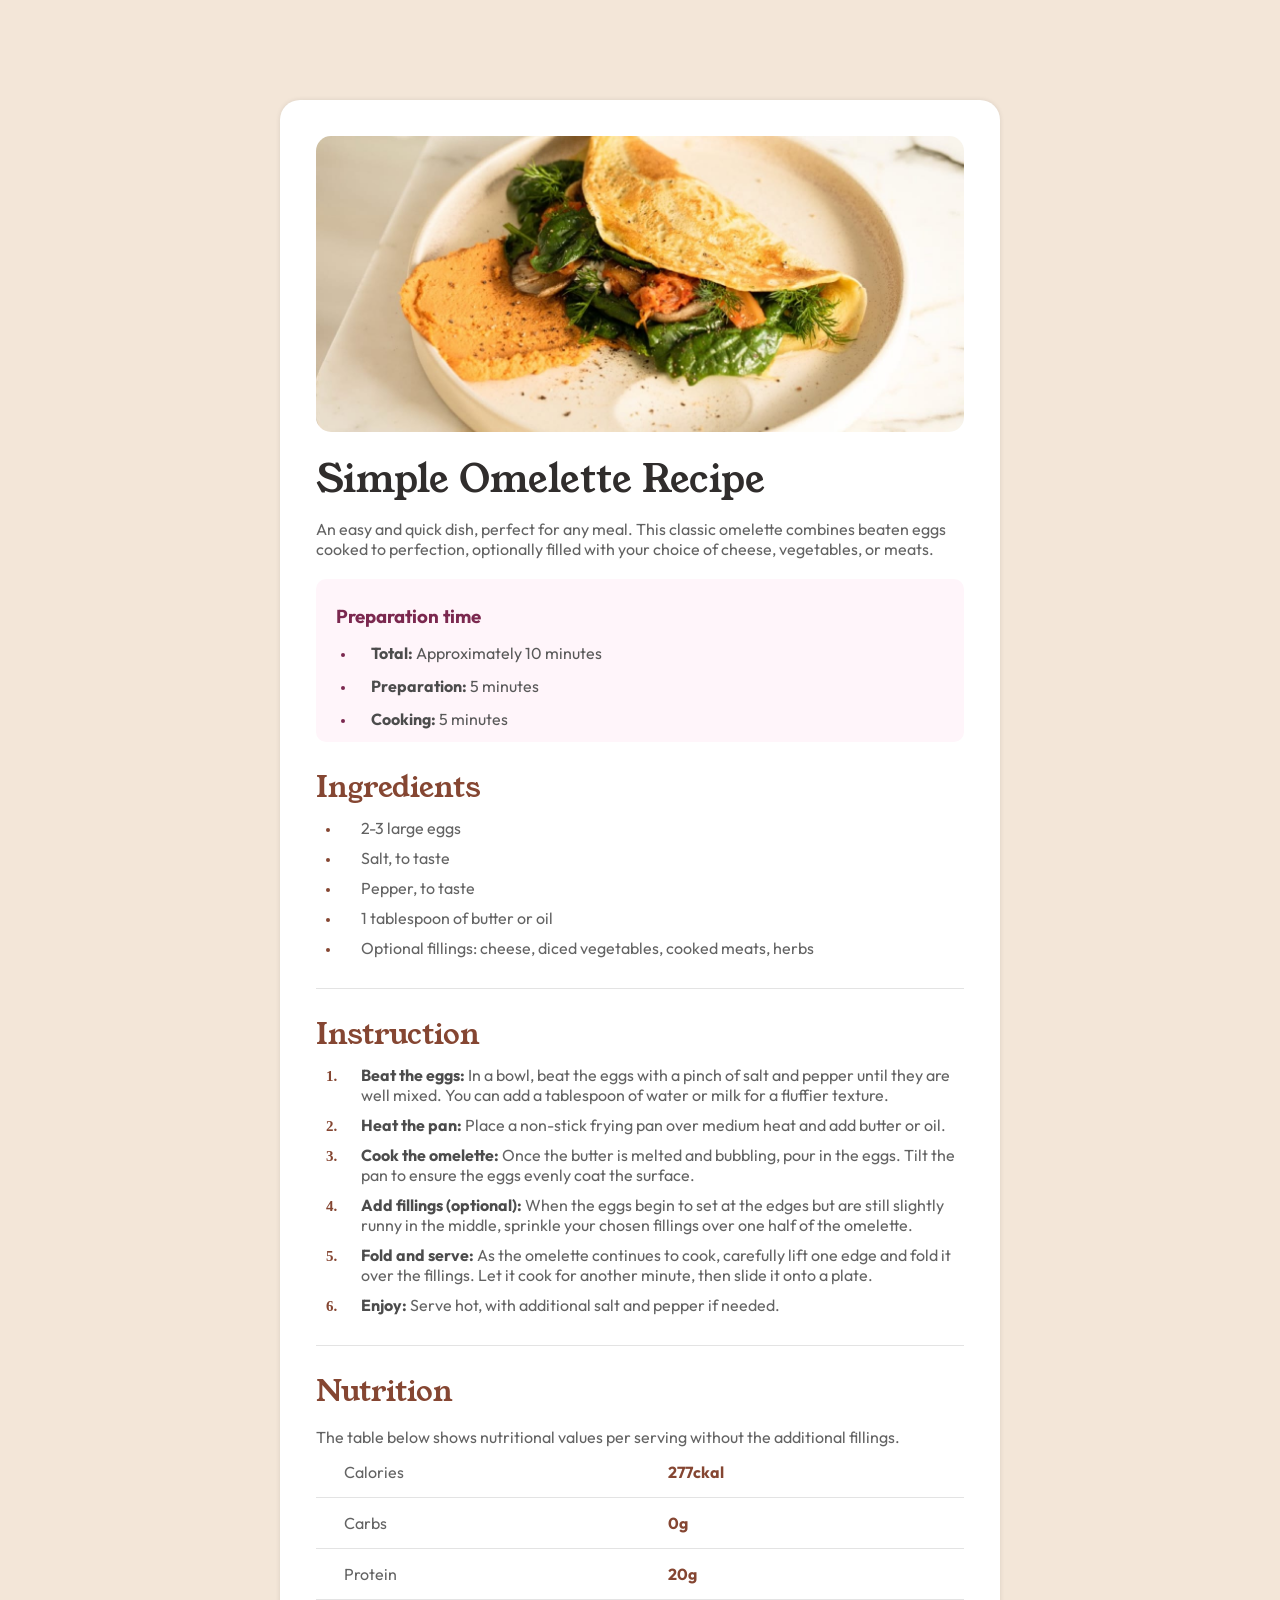
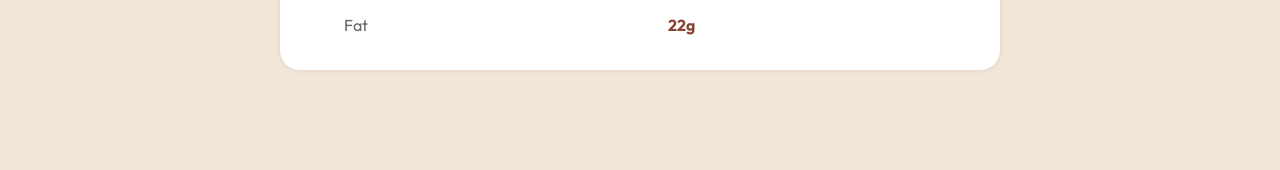
<file: index.html>
<!DOCTYPE html>
<html lang="en">
<head>
    <meta charset="UTF-8">
    <meta name="viewport" content="width=device-width, initial-scale=1.0">

    <!-- Young Serif and Outfit -->
    <link rel="preconnect" href="https://fonts.googleapis.com">
    <link rel="preconnect" href="https://fonts.gstatic.com" crossorigin>
    <link href="https://fonts.googleapis.com/css2?family=Outfit:wght@100..900&family=Young+Serif&display=swap" rel="stylesheet">

    <link rel="icon" href="../images/favicon-32x32.png">

    <!-- conecção com o arquivo css -->
    <link rel="stylesheet" href="code/style.css">

    <title>Omelette</title>
</head>
<body>
    <div class="main-container">
        <div class="cont-img">
            <img src="../images/image-omelette.jpeg" alt="">
        </div>
        <div class="cont-conteudo">
            <h1>Simple Omelette Recipe</h2>
            <p>An easy and quick dish, perfect for any meal. This classic omelette combines beaten eggs cooked 
                to perfection, optionally filled with your choice of cheese, vegetables, or meats.</p>
        </div>
        <div class="cont-prepation">
            <h3>Preparation time</h3>
            <ul>
                <li>
                    <p><span>Total:</span> Approximately 10 minutes</p>
                </li>
                <li>
                    <p><span>Preparation:</span> 5 minutes</p>
                </li>
                <li>
                    <p><span>Cooking:</span> 5 minutes</p>
                </li>
            </ul>
        </div>
        <div class="cont-ingredients">
            <h2>Ingredients</h2>
            <ul>
                <li>
                    <p>2-3 large eggs</p>
                </li>
                <li>
                    <p>Salt, to taste</p>
                </li>
                <li>
                    <p>Pepper, to taste</p>
                </li>
                <li>
                    <p>1 tablespoon of butter or oil</p>
                </li>
                <li>
                    <p><span>Optional fillings:</span> cheese, diced vegetables, cooked meats, herbs</p>
                </li>
            </ul>
        </div>
        <div class="cont-instruction">
            <h2>Instruction</h2>
            <ol>
                <li>
                    <p><span>Beat the eggs:</span> In a bowl, beat the eggs with a pinch of salt and pepper until they are well mixed. 
                        You can add a tablespoon of water or milk for a fluffier texture.</p>
                </li>
                <li>
                    <p><span>Heat the pan:</span> Place a non-stick frying pan over medium heat and add butter or oil.</p>
                </li>
                <li>
                    <p><span>Cook the omelette:</span> Once the butter is melted and bubbling, pour in the eggs. Tilt the pan to ensure 
                        the eggs evenly coat the surface.</p>
                </li>
                <li>
                    <p><span>Add fillings (optional):</span> When the eggs begin to set at the edges but are still slightly runny in the 
                        middle, sprinkle your chosen fillings over one half of the omelette.</p>
                </li>
                <li>
                    <p><span>Fold and serve:</span> As the omelette continues to cook, carefully lift one edge and fold it over the 
                        fillings. Let it cook for another minute, then slide it onto a plate.</p>
                </li>
                <li>
                    <p><span>Enjoy:</span> Serve hot, with additional salt and pepper if needed.</p>
                </li>
            </ol>
        </div>
        <div class="cont-nutrition">
            <h2>Nutrition</h2>
            <p>The table below shows nutritional values per serving without the additional fillings.</p>
            <!-- <div class="nutrition-g">
                <div>
                    <p><span>Calories</span> 277kcal</p>
                </div>
                <div>
                    <p><span>Carbs</span> 0g</p>
                </div>
                <div>
                    <p><Span>Protein</Span> 20g</p>
                </div>
                <div>
                    <p><span>Fat</span> 22g</p>
                </div>
            </div> -->
            <table>
                <tbody>
                    <tr>
                        <td class="ingredients-td">Calories</td>
                        <td class="value-ingred">277ckal</td>
                    </tr>
                    <tr>
                        <td class="ingredients-td">Carbs</td>
                        <td class="value-ingred">0g</td>
                    </tr>
                    <tr>
                        <td class="ingredients-td">Protein</td>
                        <td class="value-ingred">20g</td>
                    </tr>
                </tbody>
                <tfoot>
                    <tr>
                        <td class="ingredients-td">Fat</td>
                        <td class="value-ingred">22g</td>
                    </tr>
                </tfoot>
            </table>
        </div>
    </div>
</body>
</html>
</file>
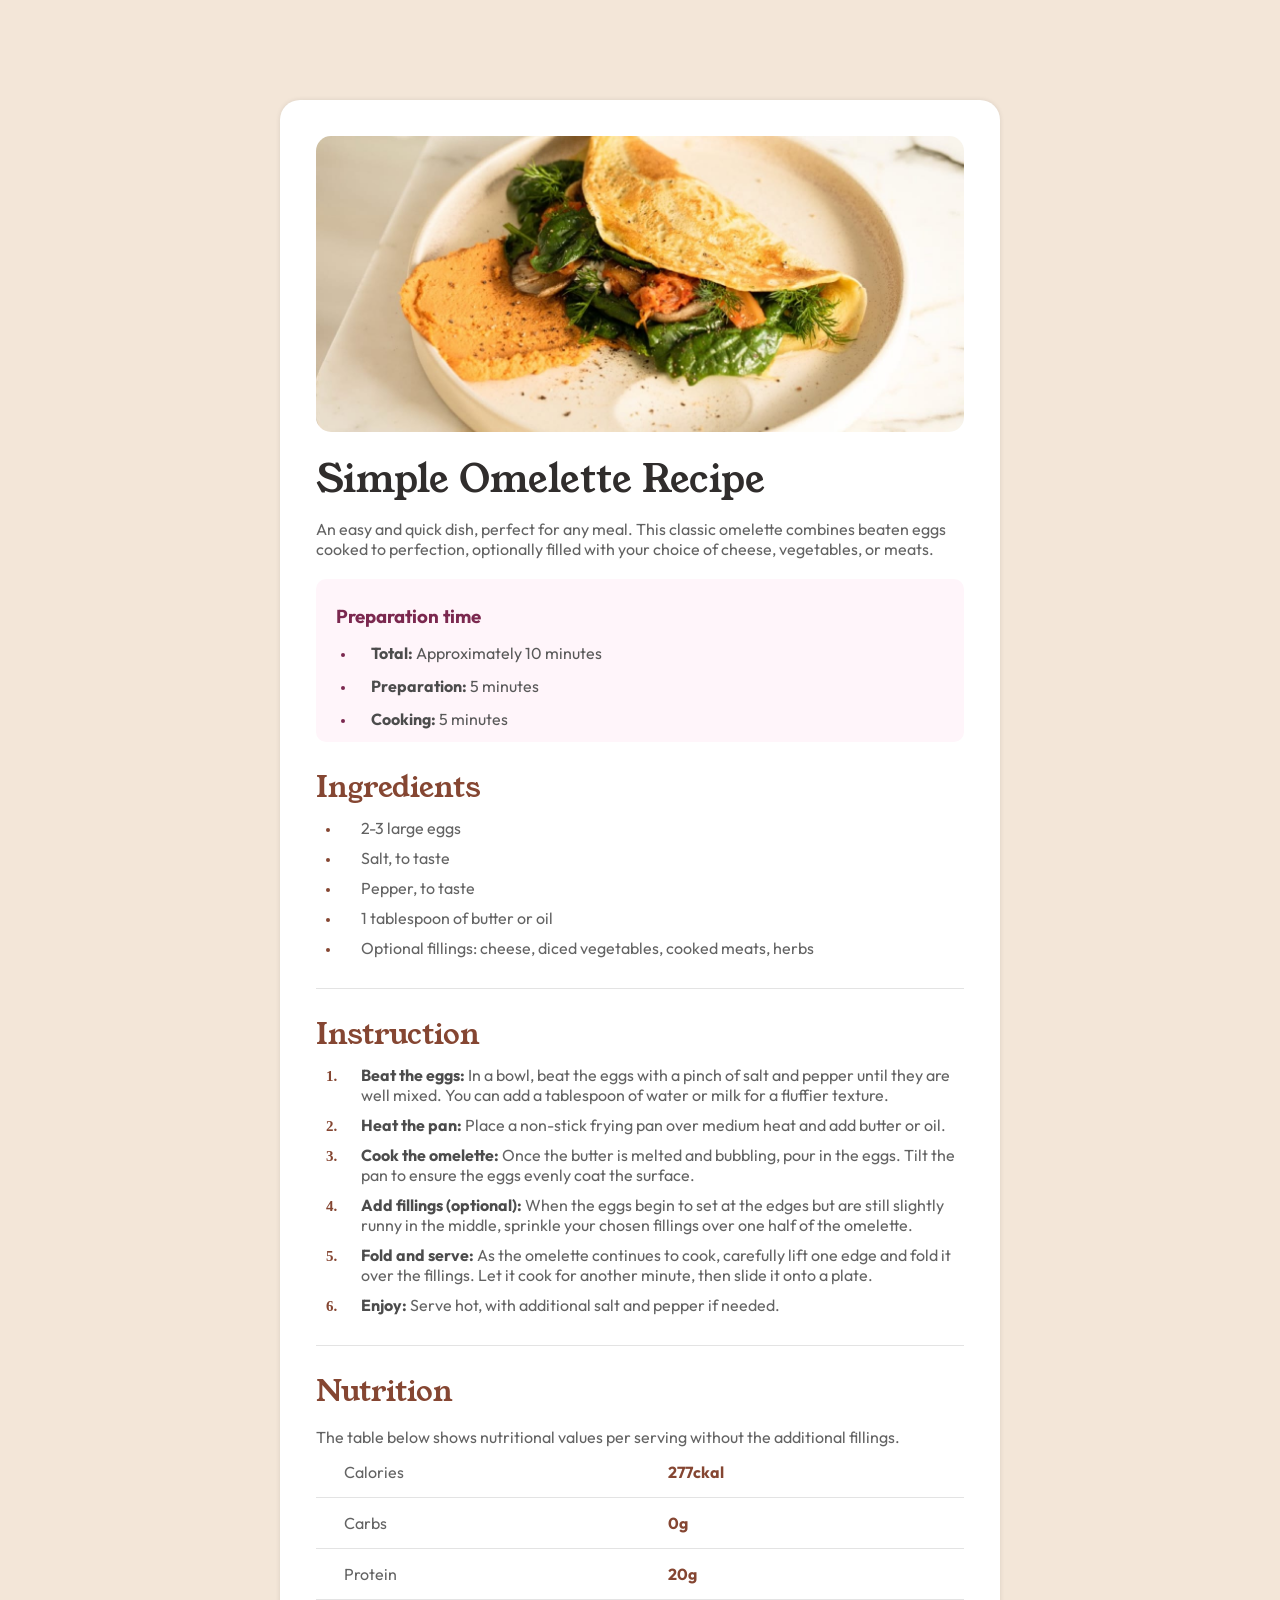
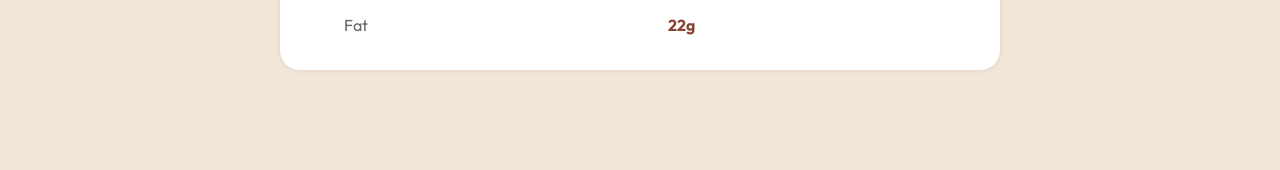
<file: code/index.html>
<!DOCTYPE html>
<html lang="en">
<head>
    <meta charset="UTF-8">
    <meta name="viewport" content="width=device-width, initial-scale=1.0">

    <!-- Young Serif and Outfit -->
    <link rel="preconnect" href="https://fonts.googleapis.com">
    <link rel="preconnect" href="https://fonts.gstatic.com" crossorigin>
    <link href="https://fonts.googleapis.com/css2?family=Outfit:wght@100..900&family=Young+Serif&display=swap" rel="stylesheet">

    <link rel="icon" href="../images/favicon-32x32.png">

    <!-- conecção com o arquivo css -->
    <link rel="stylesheet" href="style.css">

    <title>Omelette</title>
</head>
<body>
    <div class="main-container">
        <div class="cont-img">
            <img src="../images/image-omelette.jpeg" alt="">
        </div>
        <div class="cont-conteudo">
            <h1>Simple Omelette Recipe</h2>
            <p>An easy and quick dish, perfect for any meal. This classic omelette combines beaten eggs cooked 
                to perfection, optionally filled with your choice of cheese, vegetables, or meats.</p>
        </div>
        <div class="cont-prepation">
            <h3>Preparation time</h3>
            <ul>
                <li>
                    <p><span>Total:</span> Approximately 10 minutes</p>
                </li>
                <li>
                    <p><span>Preparation:</span> 5 minutes</p>
                </li>
                <li>
                    <p><span>Cooking:</span> 5 minutes</p>
                </li>
            </ul>
        </div>
        <div class="cont-ingredients">
            <h2>Ingredients</h2>
            <ul>
                <li>
                    <p>2-3 large eggs</p>
                </li>
                <li>
                    <p>Salt, to taste</p>
                </li>
                <li>
                    <p>Pepper, to taste</p>
                </li>
                <li>
                    <p>1 tablespoon of butter or oil</p>
                </li>
                <li>
                    <p><span>Optional fillings:</span> cheese, diced vegetables, cooked meats, herbs</p>
                </li>
            </ul>
        </div>
        <div class="cont-instruction">
            <h2>Instruction</h2>
            <ol>
                <li>
                    <p><span>Beat the eggs:</span> In a bowl, beat the eggs with a pinch of salt and pepper until they are well mixed. 
                        You can add a tablespoon of water or milk for a fluffier texture.</p>
                </li>
                <li>
                    <p><span>Heat the pan:</span> Place a non-stick frying pan over medium heat and add butter or oil.</p>
                </li>
                <li>
                    <p><span>Cook the omelette:</span> Once the butter is melted and bubbling, pour in the eggs. Tilt the pan to ensure 
                        the eggs evenly coat the surface.</p>
                </li>
                <li>
                    <p><span>Add fillings (optional):</span> When the eggs begin to set at the edges but are still slightly runny in the 
                        middle, sprinkle your chosen fillings over one half of the omelette.</p>
                </li>
                <li>
                    <p><span>Fold and serve:</span> As the omelette continues to cook, carefully lift one edge and fold it over the 
                        fillings. Let it cook for another minute, then slide it onto a plate.</p>
                </li>
                <li>
                    <p><span>Enjoy:</span> Serve hot, with additional salt and pepper if needed.</p>
                </li>
            </ol>
        </div>
        <div class="cont-nutrition">
            <h2>Nutrition</h2>
            <p>The table below shows nutritional values per serving without the additional fillings.</p>
            <!-- <div class="nutrition-g">
                <div>
                    <p><span>Calories</span> 277kcal</p>
                </div>
                <div>
                    <p><span>Carbs</span> 0g</p>
                </div>
                <div>
                    <p><Span>Protein</Span> 20g</p>
                </div>
                <div>
                    <p><span>Fat</span> 22g</p>
                </div>
            </div> -->
            <table>
                <tbody>
                    <tr>
                        <td class="ingredients-td">Calories</td>
                        <td class="value-ingred">277ckal</td>
                    </tr>
                    <tr>
                        <td class="ingredients-td">Carbs</td>
                        <td class="value-ingred">0g</td>
                    </tr>
                    <tr>
                        <td class="ingredients-td">Protein</td>
                        <td class="value-ingred">20g</td>
                    </tr>
                </tbody>
                <tfoot>
                    <tr>
                        <td class="ingredients-td">Fat</td>
                        <td class="value-ingred">22g</td>
                    </tr>
                </tfoot>
            </table>
        </div>
    </div>
</body>
</html>
</file>
<file: code/style.css>
*{
    margin: 0;
    padding: 0;
}


body{
    display: flex;
    justify-content: center;
    align-items: center;
    background-color: hsl(30, 54%, 90%);
    
}

p,
.ingredients-td{
    font-size: 16px;
    font-family: "Outfit", sans-serif;
    color: hsl(0, 0%, 39%);
}

.main-container{
    margin-top: 100px;
    flex-direction: column;
    max-width: 720px;
    border: none;
    box-shadow: 0px 0px 5px rgba(0, 0, 0, 0.1);
    border-radius: 20px;
    background-color: white;
    margin-bottom: 100px;
}

h1,
h2{
    font-family: "Young Serif";
    font-weight: 400;
}

h2{
    color: hsl(14, 45%, 36%);
    font-size: 29px;
}

.main-container,
.cont-img{
    width: 100%;
    display: flex;
    align-items: center;
    justify-content: center;
}
.cont-img{
    margin-top: 5%;
}

.cont-img img{
    border-radius: 15px;
}

.cont-img img,
.cont-conteudo{
    width: 90%;
}

.cont-conteudo{
    /* border: 1px solid; */
    margin-top: 20px;
    /* margin-bottom: 20px; */
}

.cont-conteudo h1{
    font-family: "Young Serif";
    font-weight: 400;
    font-size: 38px;
    color: hsl(24, 5%, 18%);
    margin-bottom: 13px;
}

.cont-conteudo p{
    color: hsl(0, 0%, 39%);
    font-weight: 400;
}

.cont-prepation{
    border: none;
    border-radius: 10px;
    width: 90%;
    background-color: hsl(330, 100%, 98%);
    margin-top: 20px;
}

.cont-prepation h3{
    font-family: "Outfit", sans-serif;
    color: hsl(332, 51%, 32%);
    margin-top: 25px;
    margin-bottom: 15px;
    padding-left: 20px;
}

.cont-prepation ul{
    padding-left: 40px;
}

.cont-prepation ul li{
    color: hsl(332, 51%, 32%);
    padding-left: 15px;
    font-size: 13px;

}

.cont-prepation ul li p{
    color: rgb(89, 89, 89);
    padding-bottom: 13px;
}

.cont-prepation ul li p span{
    color: rgb(76, 76, 76);
    font-weight: bold;
}

.cont-ingredients{
    width: 90%;
    border-bottom: 0.5px solid rgb(227, 227, 227);
    margin-bottom: 25px;
    margin-top: 25px;
}


.cont-ingredients ul,
.cont-instruction ol{
    padding-left: 25px;
    margin-bottom: 30px;
}

.cont-ingredients ul li,
.cont-instruction ol li{
    font-size: 13px;
    padding-left: 20px;
    color: hsl(14, 45%, 36%);
    margin-top: 10px;
    border-bottom: 0.5 solid black;
}
.cont-instruction{
    width: 90%;
    border-bottom: 0.5px solid rgb(227, 227, 227);
}

.cont-instruction ol li{
    font-size: 15px;
    font-weight: bold;
}

.cont-instruction ol li p{
    font-weight: 400;
}

.cont-instruction ol li p span{
    font-weight: bold;
    color: rgb(76, 76, 76);
}

.cont-nutrition{
    /* border: 1px solid; */
    width: 90%;
    margin-top: 25px;
    margin-bottom: 20px;
}

.cont-nutrition h2{
    margin-bottom: 15px;
}

.nutrition-g p{
    margin-left: 20px;
    width: 90%;
}

.cont-nutrition table{
    display: grid;
}

.cont-nutrition table tbody tr{
    display: grid;
    grid-template-columns: 1fr 1fr;
    border-bottom: 0.5px solid rgb(227, 227, 227);
}

.cont-nutrition table tr td{
    display: grid;
    width: 100%;
}
.cont-nutrition table tr td{
    margin-left: 28px;
    margin-top: 15px;
    margin-bottom: 15px;
}

.cont-nutrition table tfoot tr{
    display: grid;
    grid-template-columns: 1fr 1fr;

}

.cont-nutrition table tr .value-ingred{
    font-weight: bold;
    font-family: "Outfit";
    color: hsl(14, 45%, 36%);;
}

@media (max-width: 420px){
    .main-container{
        width: 100%;
        margin-bottom: 0;
        margin-top: 0;
        border-radius: 0;
        border: none;
    }
    .cont-img,
    .cont-img img{
        width: 100%;
        padding: 0;
        margin: 0;
        border-radius: 0;
    }

}
</file>
